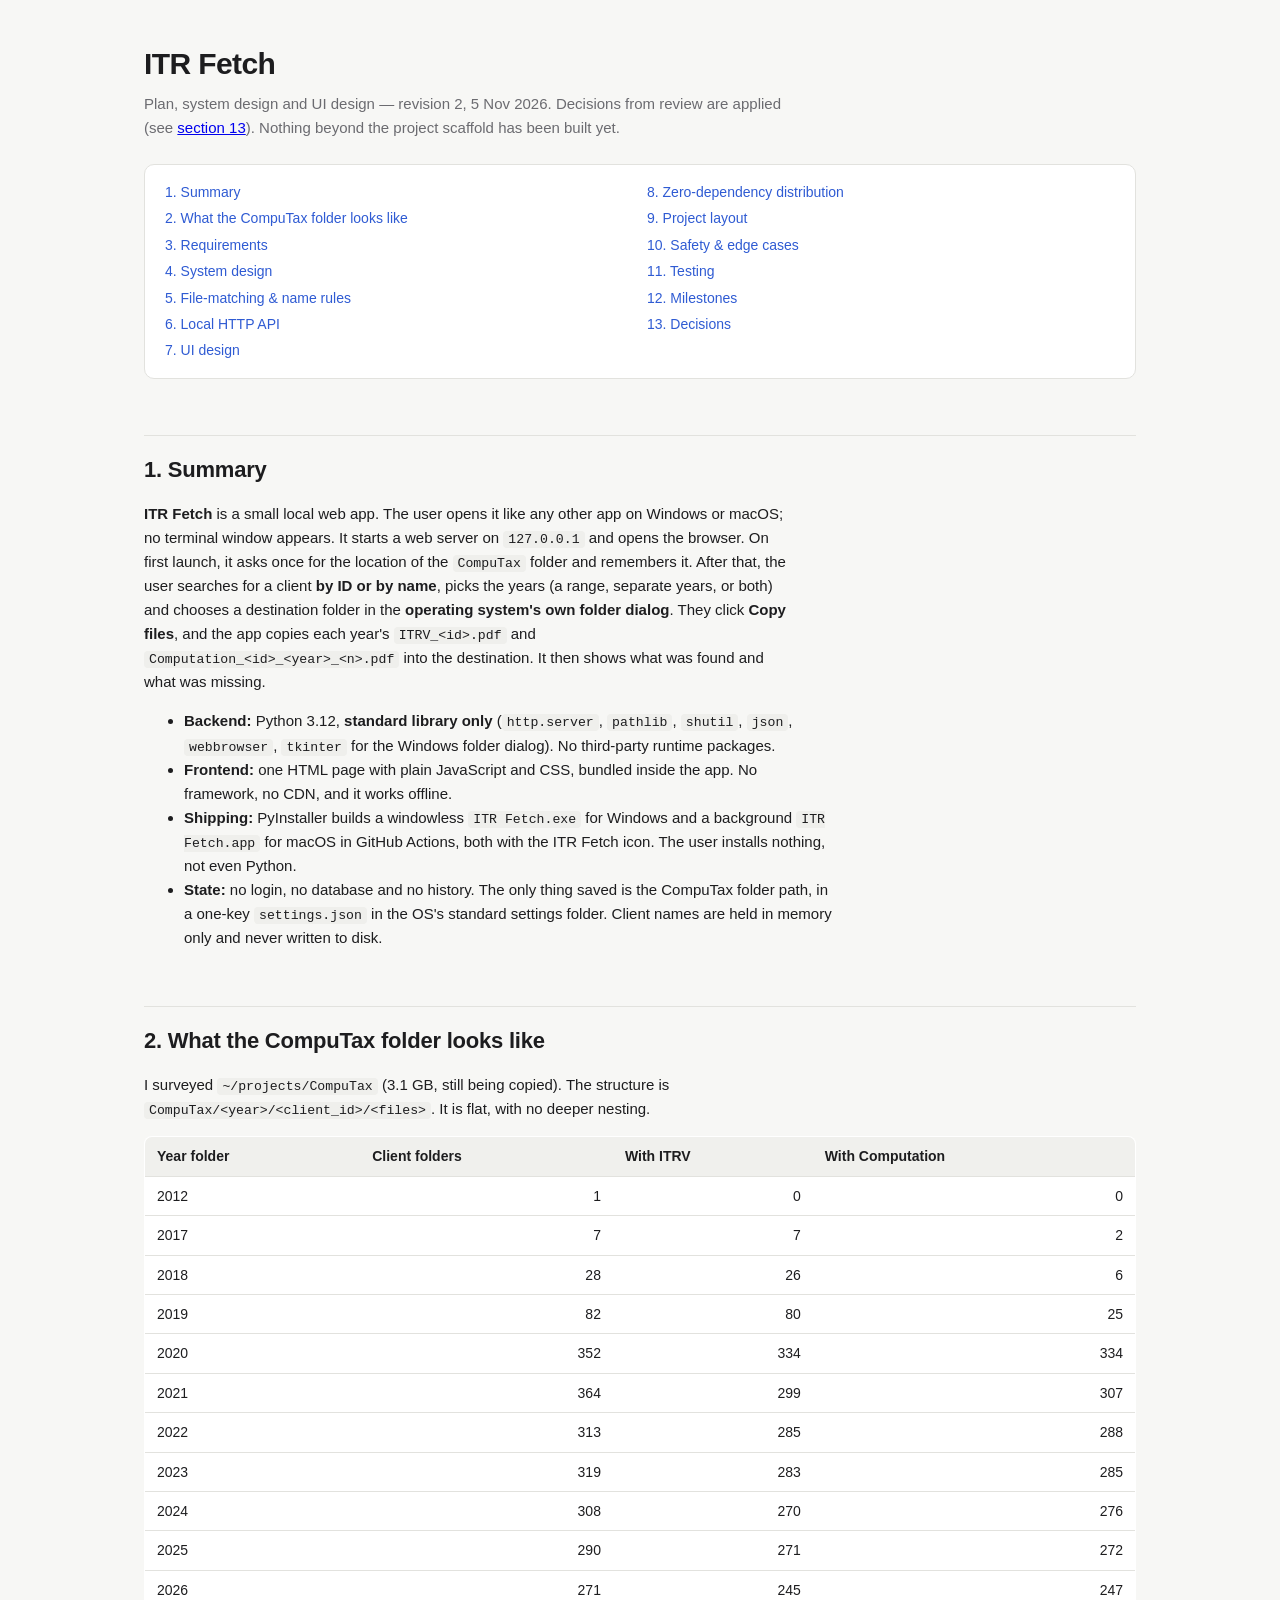
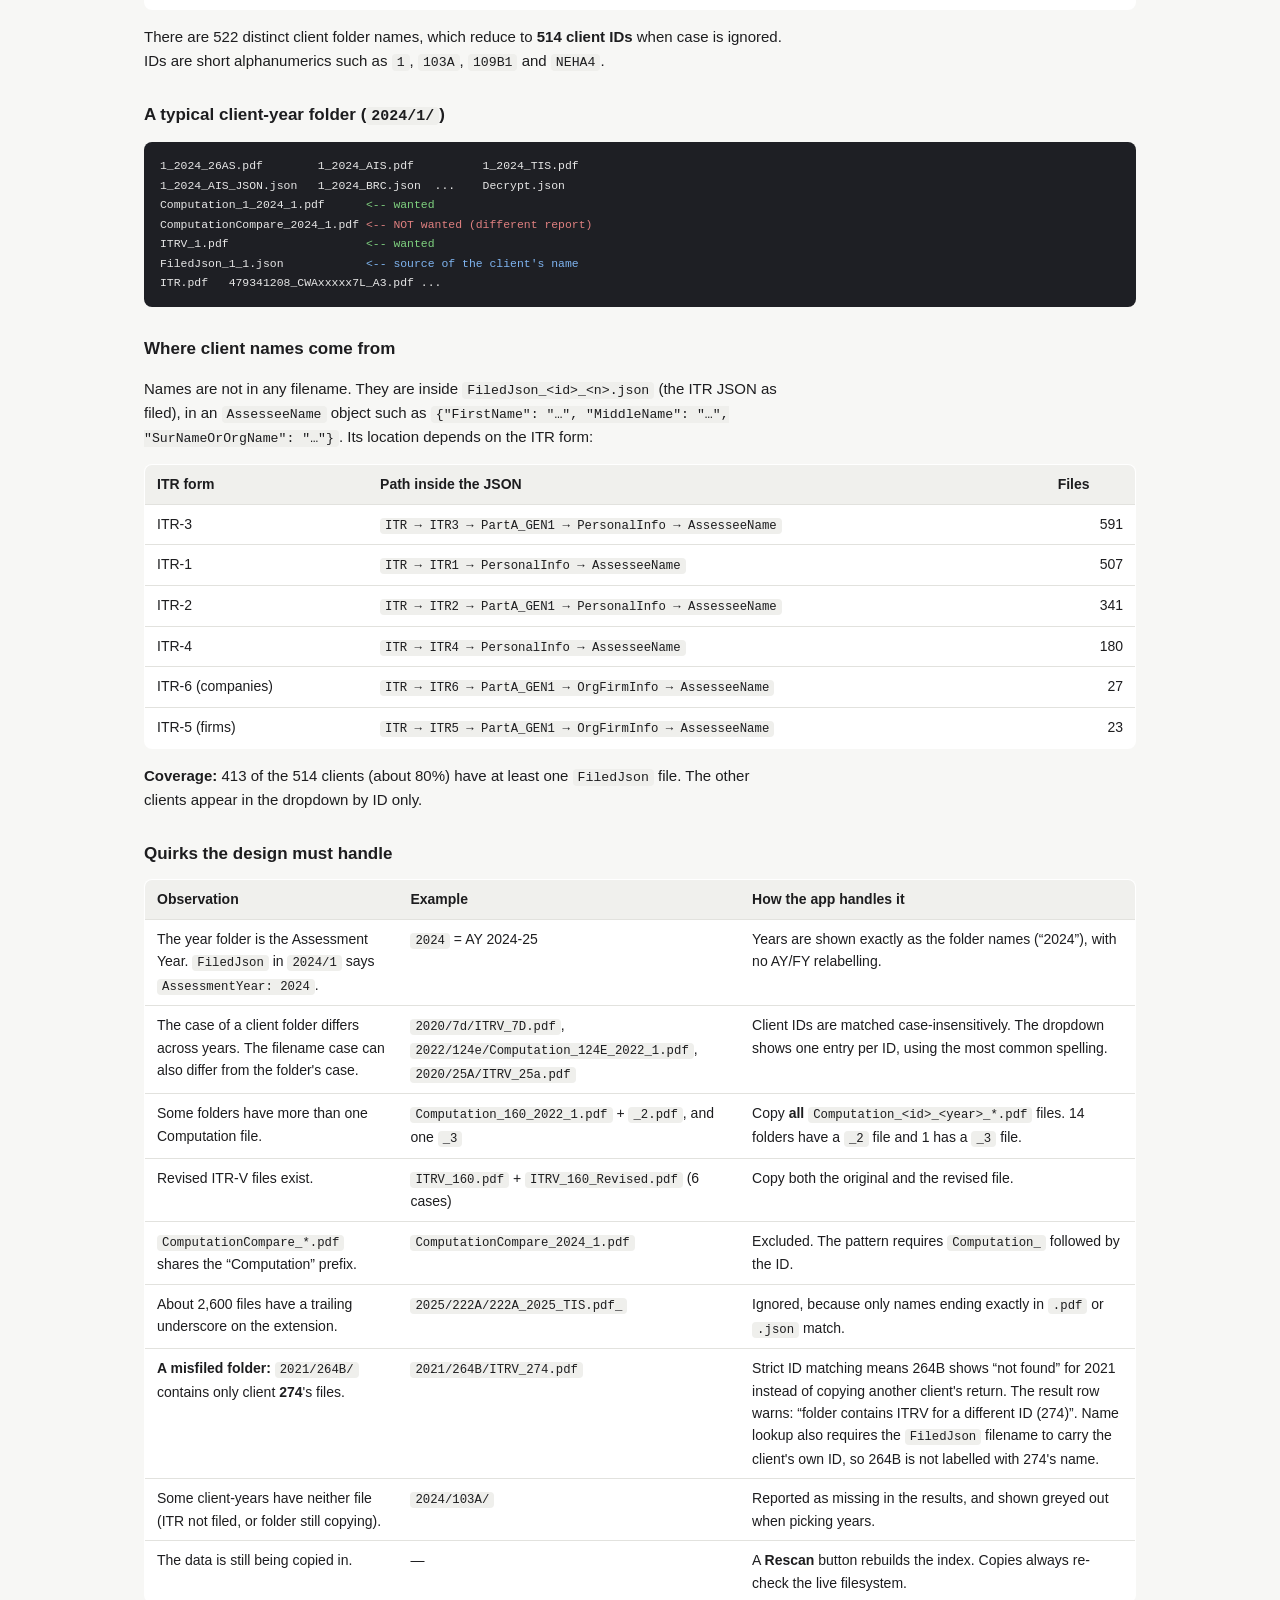
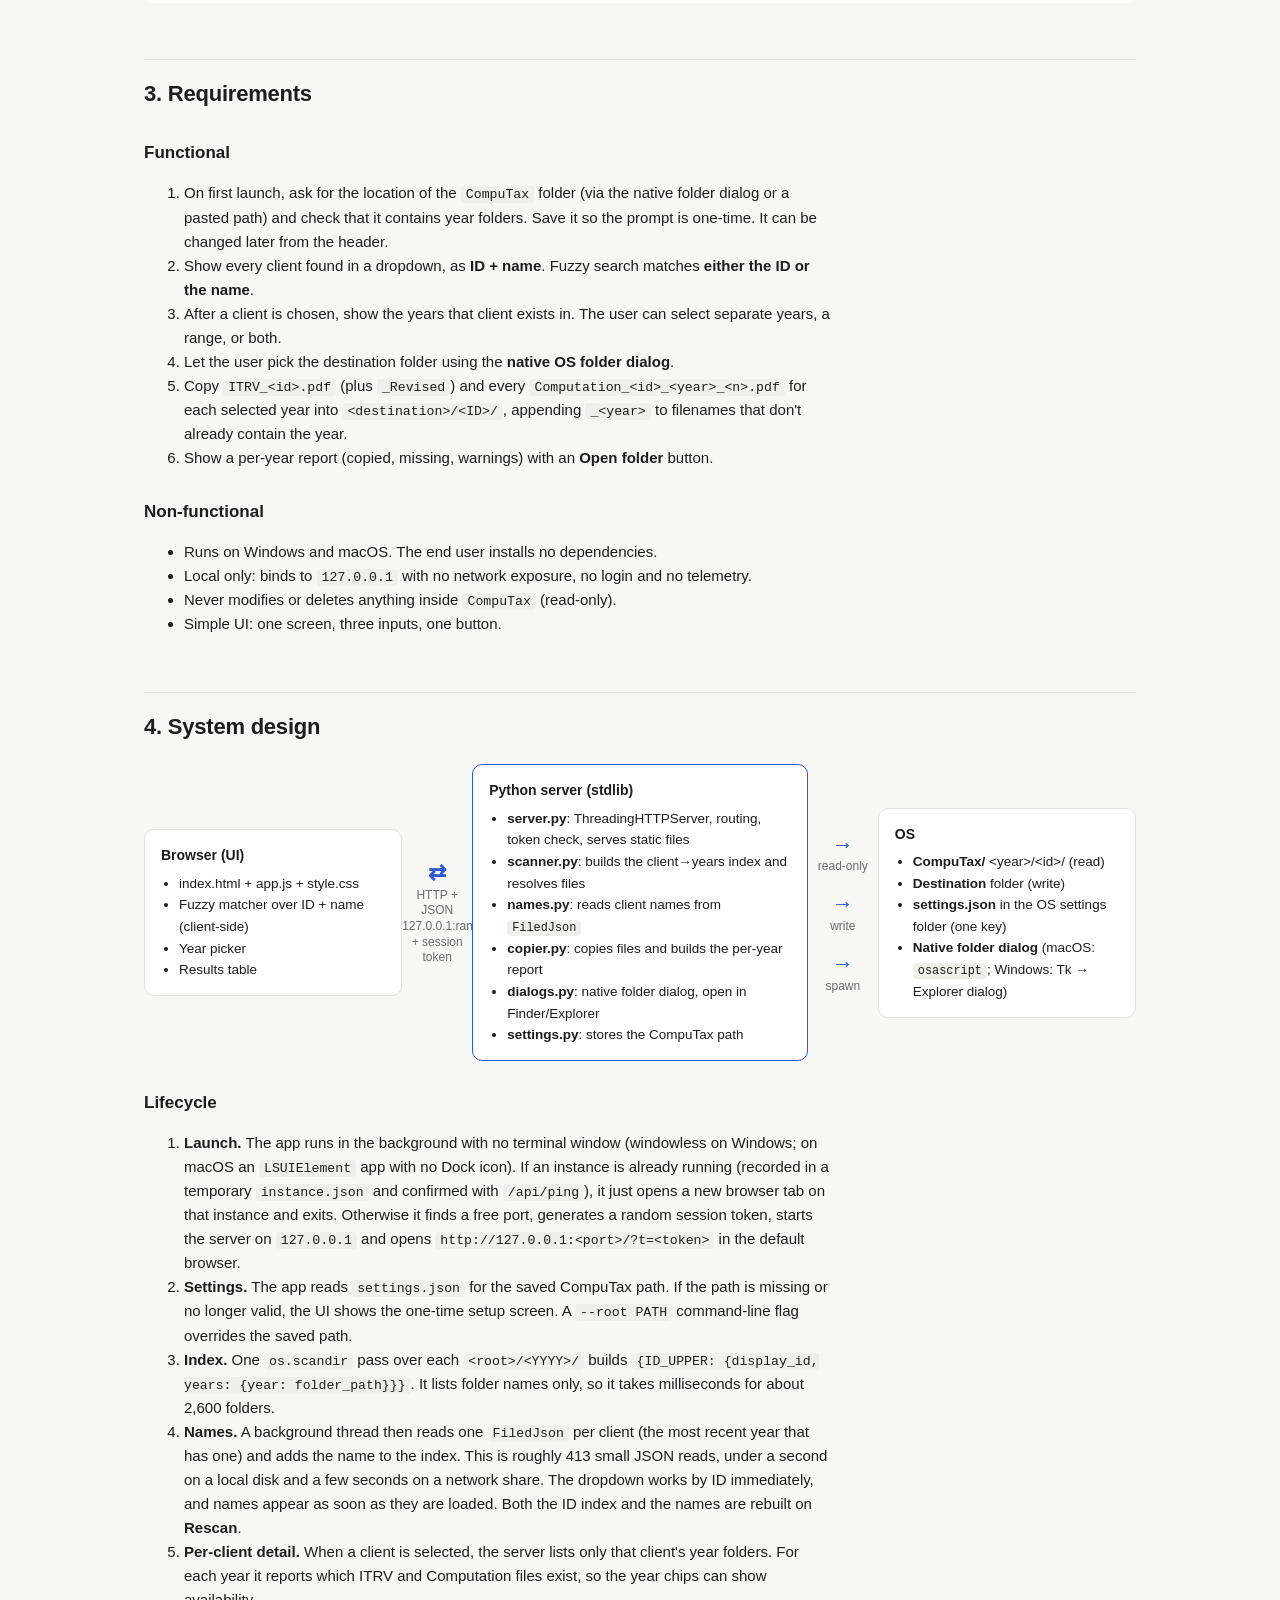
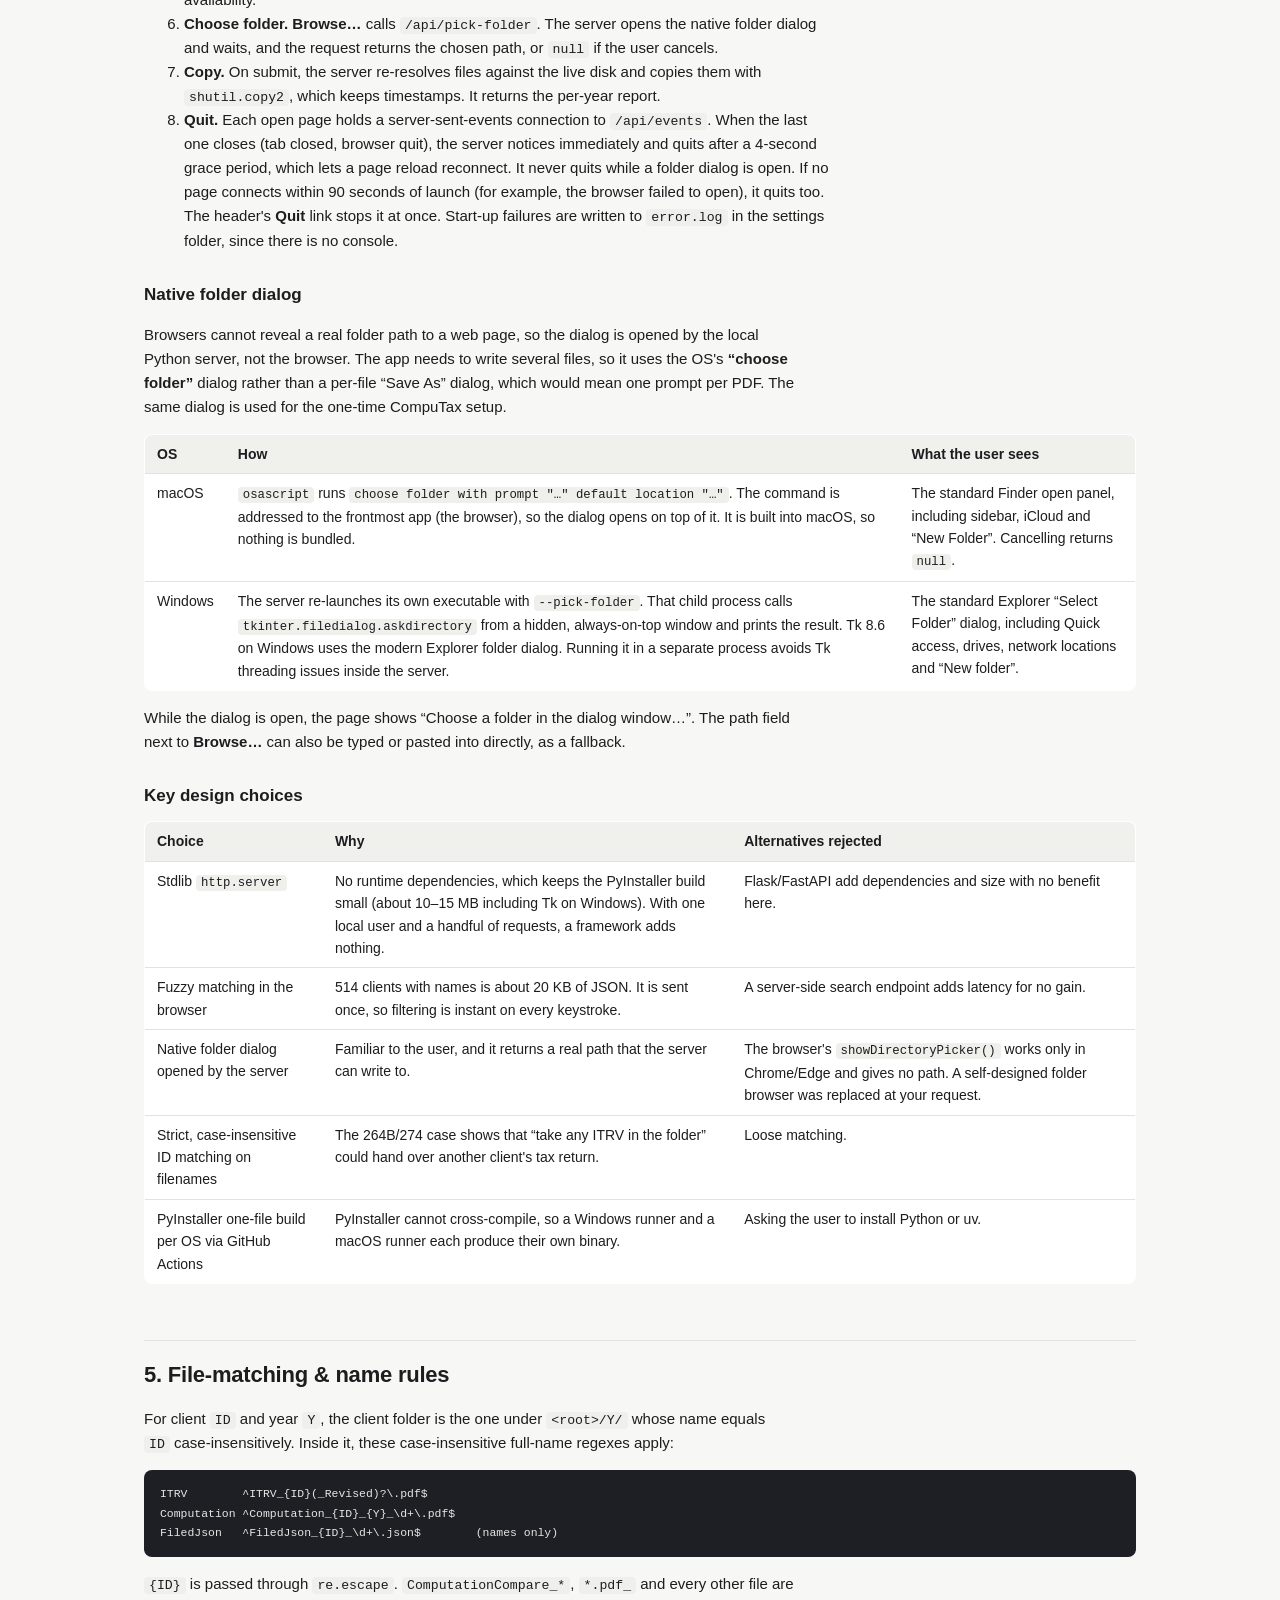
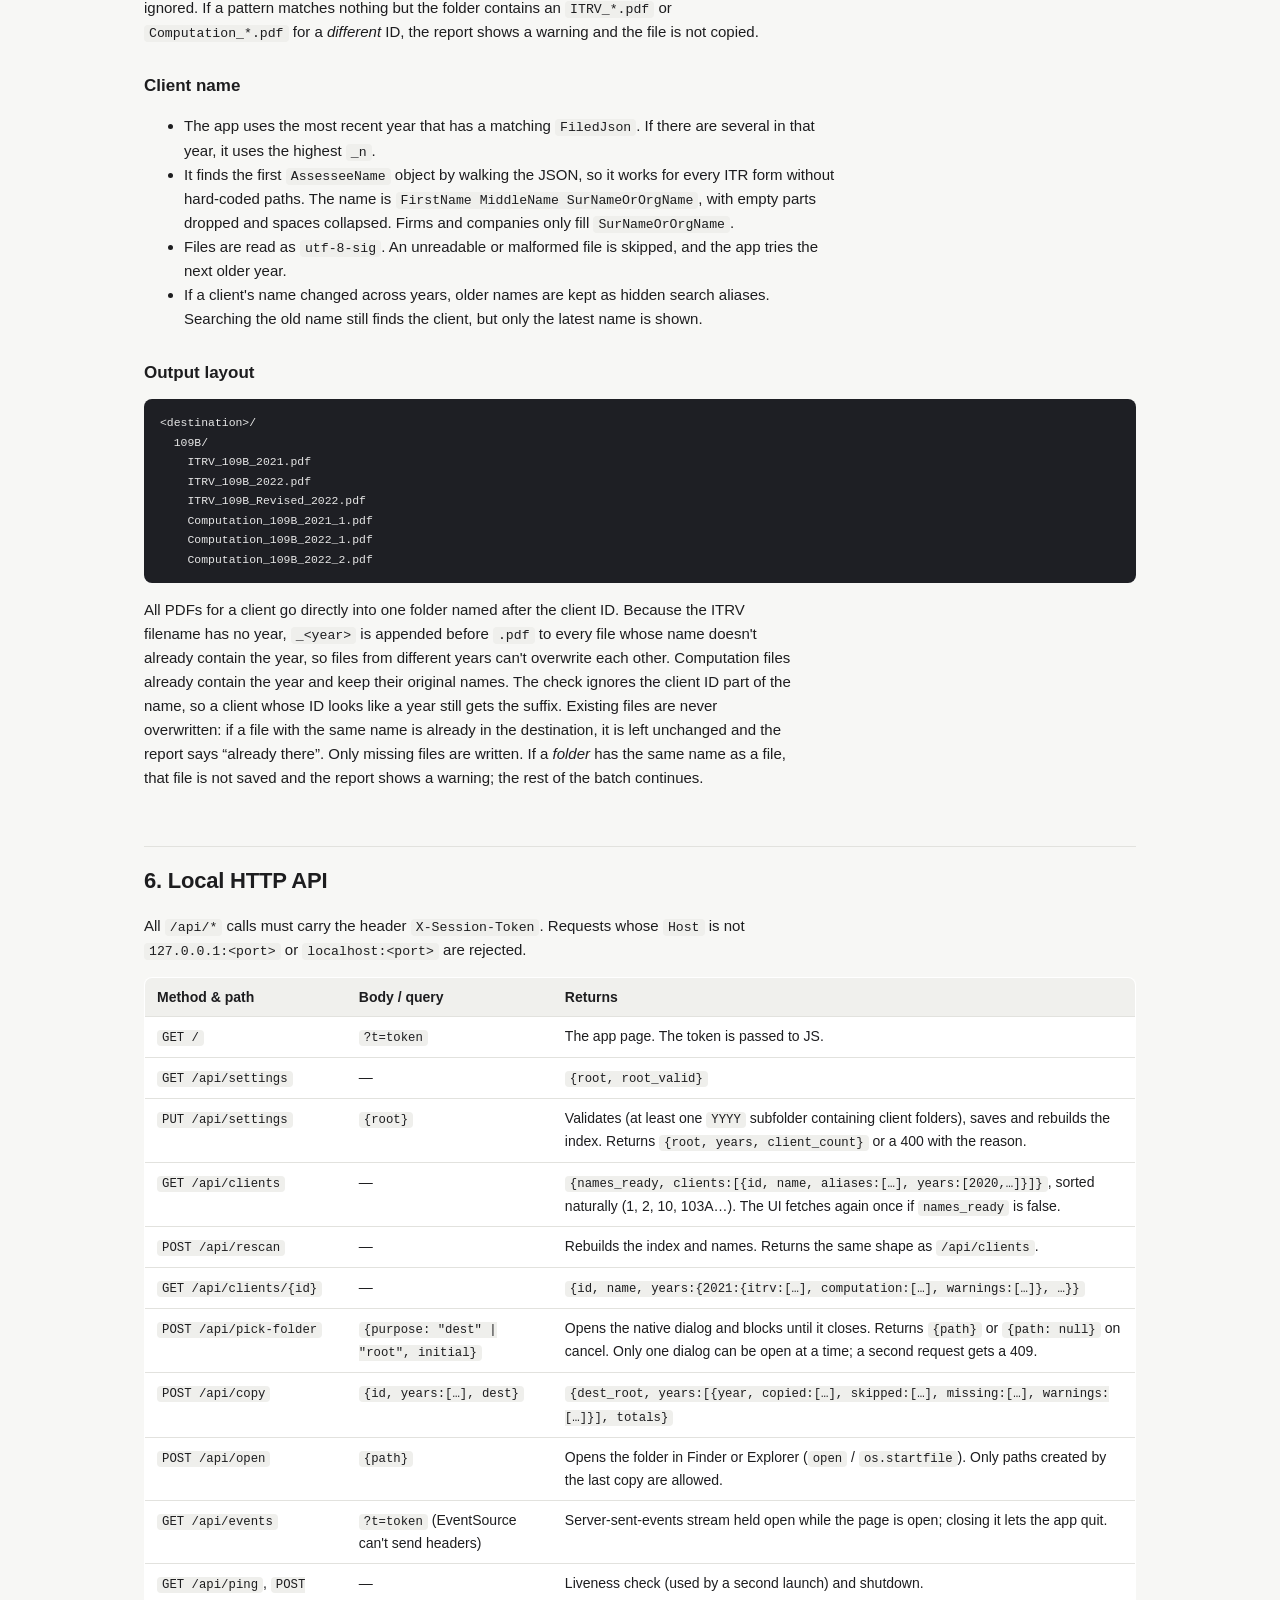
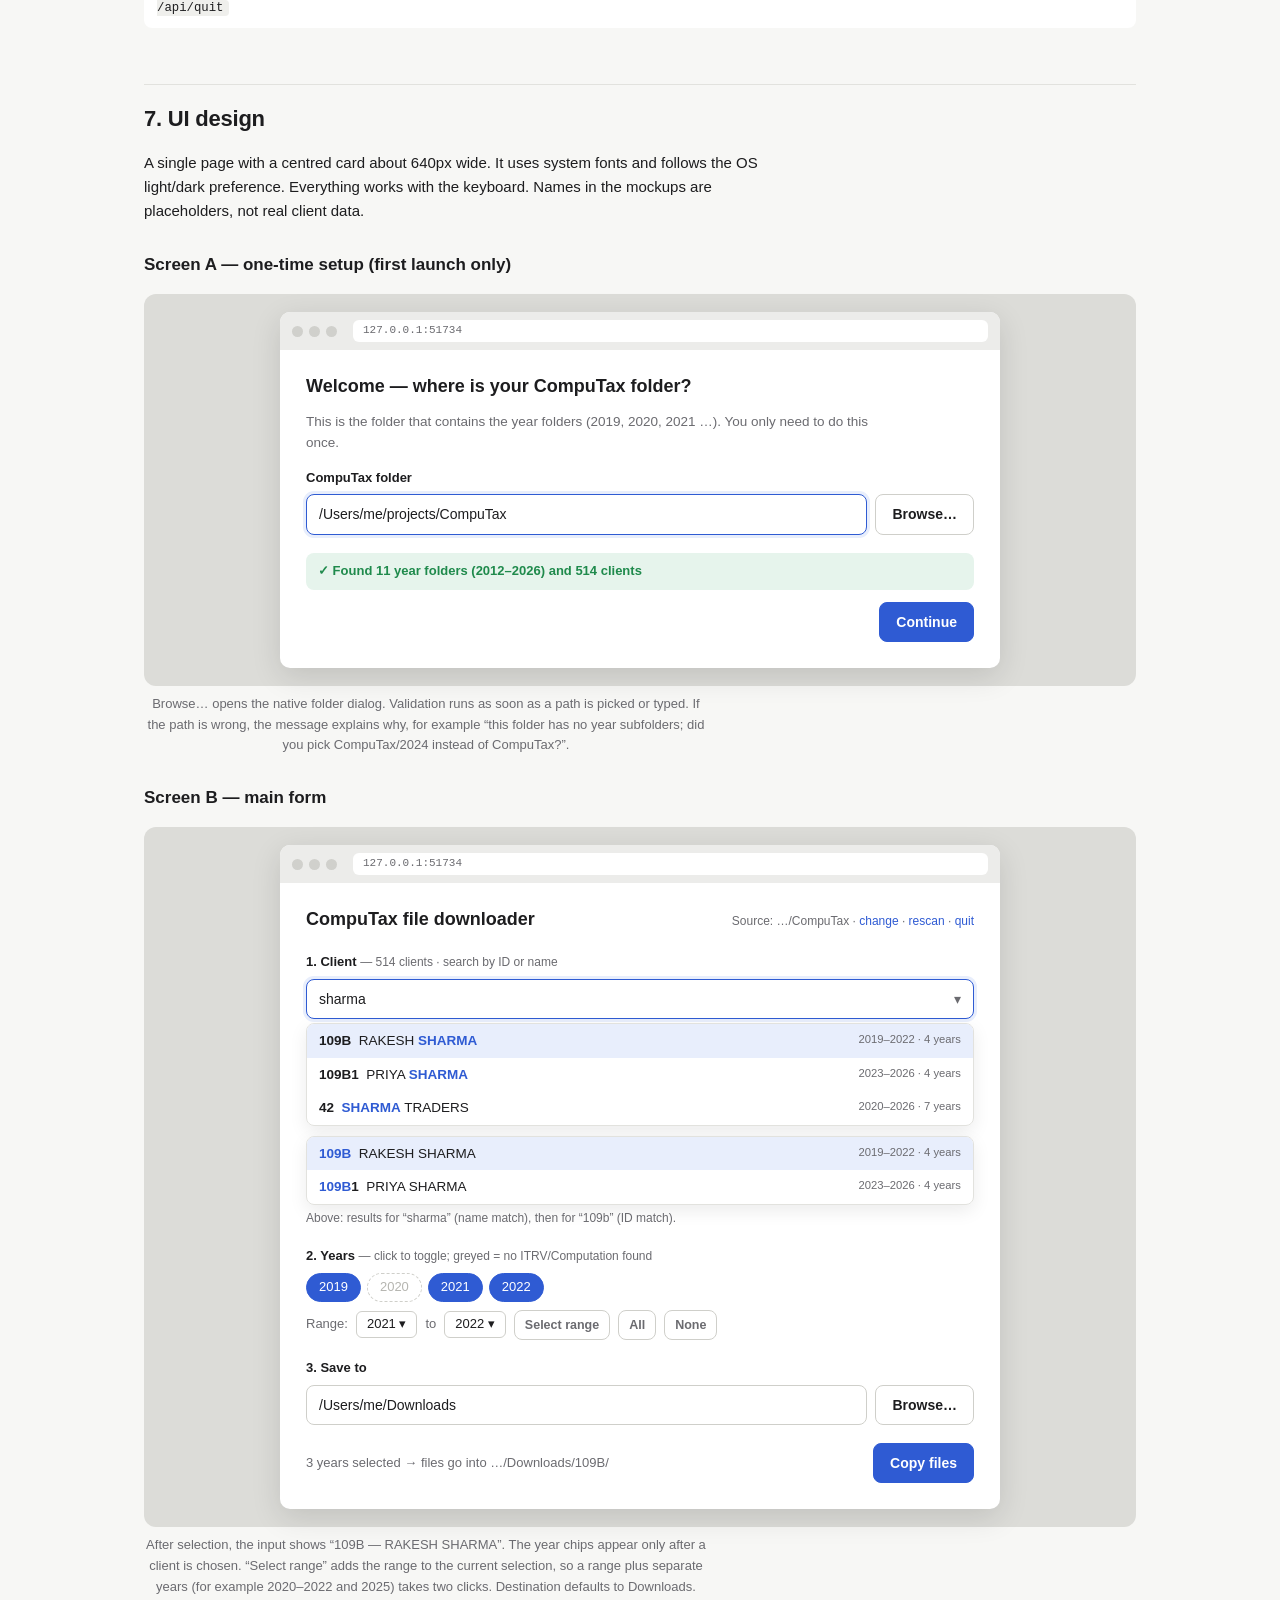
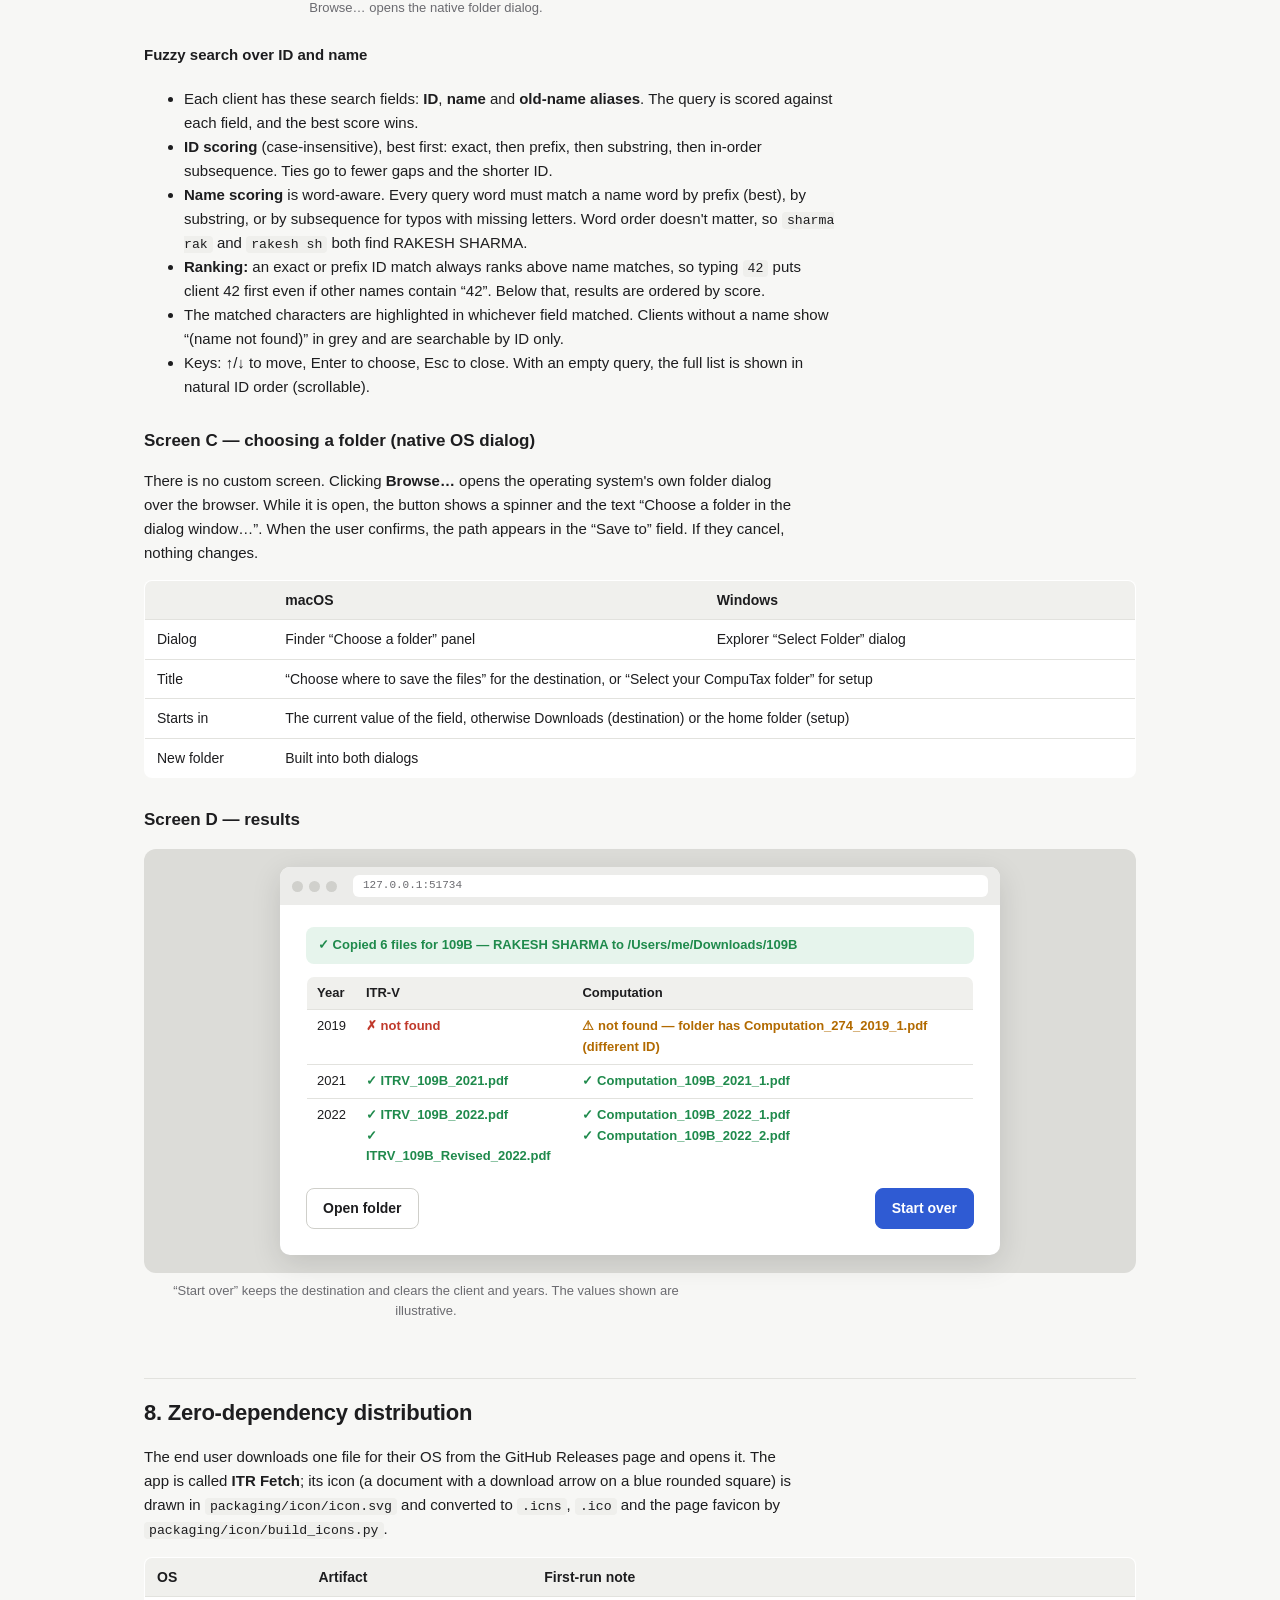
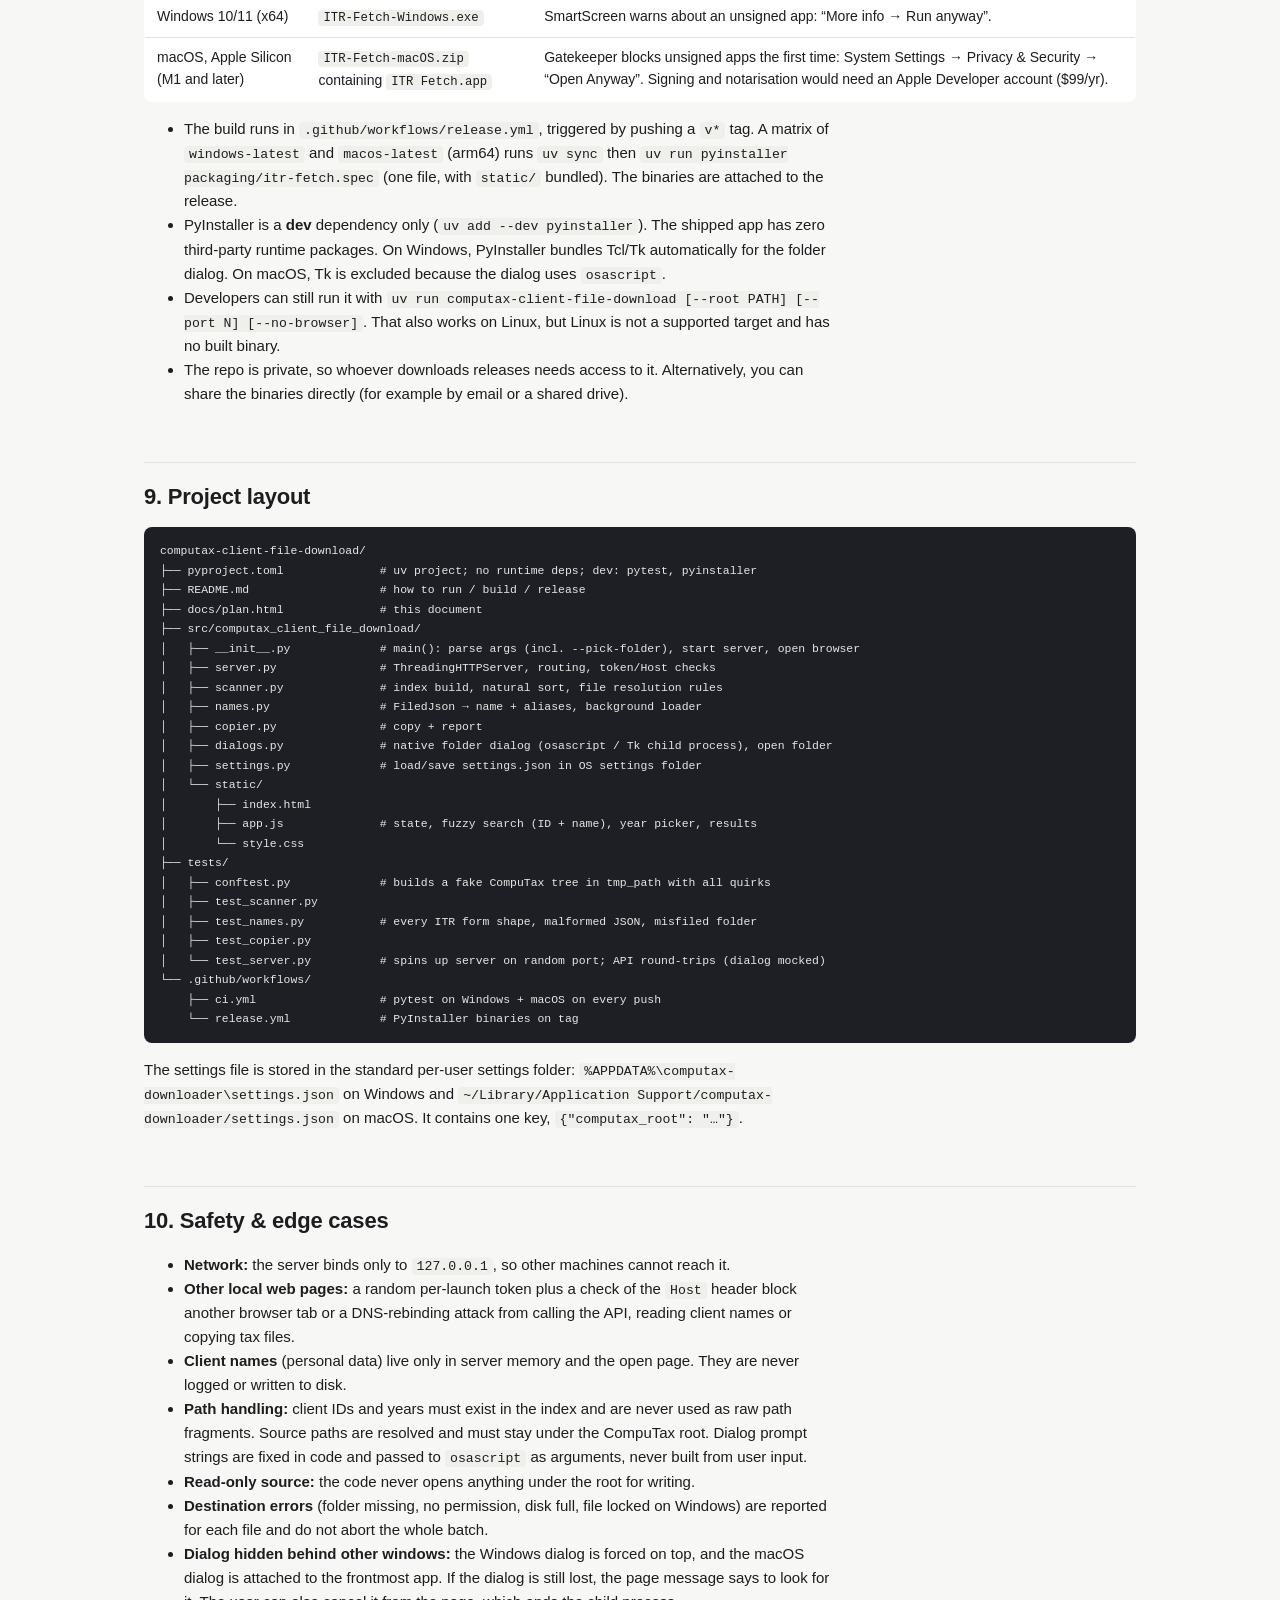
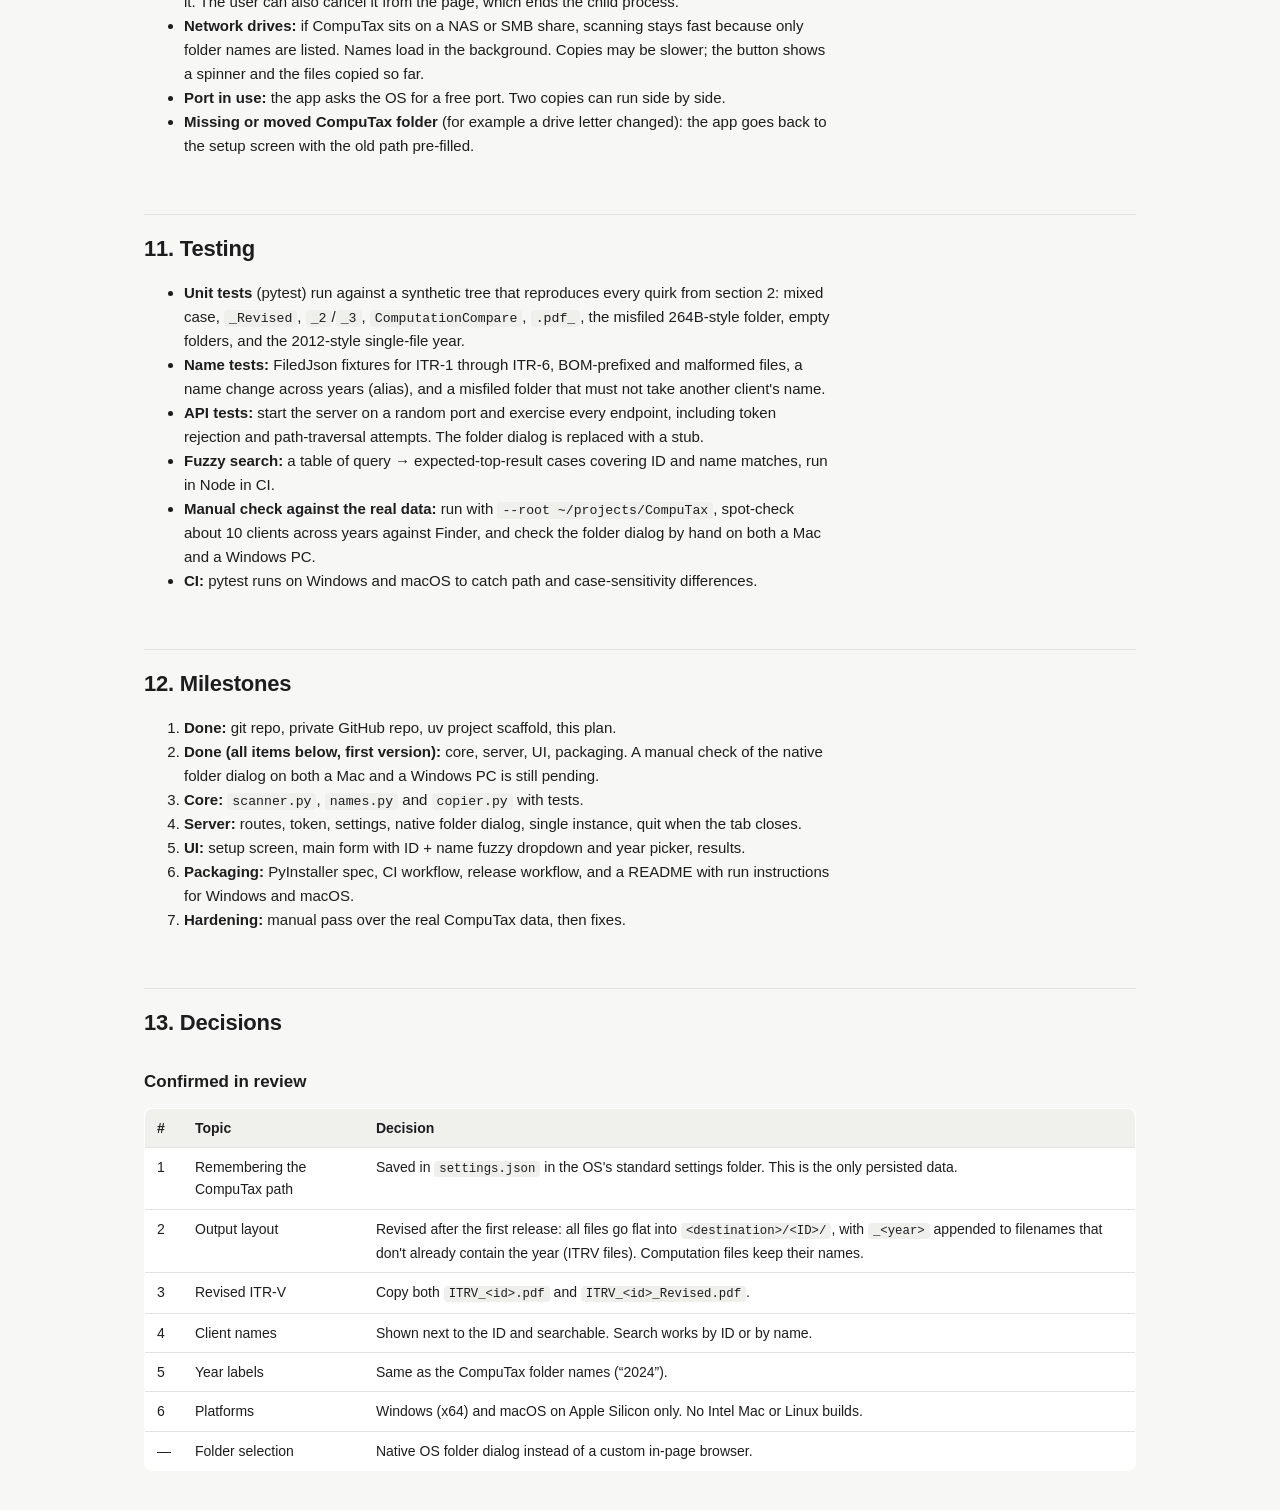
<file: docs/plan.html>
<!DOCTYPE html>
<html lang="en">
<head>
<meta charset="utf-8">
<meta name="viewport" content="width=device-width, initial-scale=1">
<title>ITR Fetch — Plan</title>
<style>
  :root {
    --bg: #f7f7f5; --panel: #ffffff; --ink: #1d1d1f; --muted: #6b6b70; --line: #e2e2de;
    --accent: #2f5bd3; --accent-soft: #e8eefc; --ok: #1f8a4c; --ok-soft: #e6f4ec;
    --warn: #b26a00; --warn-soft: #fdf3e2; --bad: #c0392b; --bad-soft: #fbeae8;
    --mono: ui-monospace, SFMono-Regular, Menlo, Consolas, monospace;
  }
  * { box-sizing: border-box; }
  body { margin: 0; background: var(--bg); color: var(--ink); font: 15px/1.6 -apple-system, BlinkMacSystemFont, "Segoe UI", Roboto, sans-serif; }
  main { max-width: 1040px; margin: 0 auto; padding: 40px 24px 80px; }
  h1 { font-size: 30px; margin: 0 0 4px; letter-spacing: -0.02em; }
  h2 { font-size: 22px; margin: 56px 0 12px; padding-top: 16px; border-top: 1px solid var(--line); letter-spacing: -0.01em; }
  h3 { font-size: 17px; margin: 28px 0 8px; }
  p, li { max-width: 78ch; }
  code { font-family: var(--mono); font-size: 0.88em; background: #efefec; padding: 1px 5px; border-radius: 4px; }
  pre { font-family: var(--mono); font-size: 13px; background: #1e1f24; color: #e6e6e6; padding: 14px 16px; border-radius: 8px; overflow-x: auto; line-height: 1.5; }
  pre code { background: none; padding: 0; }
  .sub { color: var(--muted); margin: 0 0 24px; }
  nav.toc { background: var(--panel); border: 1px solid var(--line); border-radius: 10px; padding: 14px 20px; columns: 2; font-size: 14px; }
  nav.toc a { color: var(--accent); text-decoration: none; display: block; padding: 2px 0; }
  table { border-collapse: collapse; width: 100%; background: var(--panel); border: 1px solid var(--line); border-radius: 8px; overflow: hidden; font-size: 14px; margin: 12px 0; }
  th, td { text-align: left; padding: 8px 12px; border-bottom: 1px solid var(--line); vertical-align: top; }
  th { background: #f0f0ed; font-weight: 600; }
  td.num { text-align: right; font-variant-numeric: tabular-nums; }
  .callout { border-left: 4px solid var(--accent); background: var(--accent-soft); padding: 10px 16px; border-radius: 0 8px 8px 0; margin: 16px 0; }
  .callout.warn { border-color: var(--warn); background: var(--warn-soft); }
  .tag { display: inline-block; font-size: 12px; padding: 1px 8px; border-radius: 99px; background: #ececea; color: var(--muted); font-weight: 600; }
  .tag.rec { background: var(--ok-soft); color: var(--ok); }

  /* Architecture diagram */
  .arch { display: grid; grid-template-columns: 1fr 70px 1.3fr 70px 1fr; align-items: center; gap: 0; margin: 20px 0; }
  .box { background: var(--panel); border: 1.5px solid var(--line); border-radius: 10px; padding: 14px 16px; font-size: 13.5px; }
  .box h4 { margin: 0 0 6px; font-size: 14px; }
  .box ul { margin: 0; padding-left: 18px; }
  .box.core { border-color: var(--accent); }
  .arrow { text-align: center; color: var(--muted); font-size: 12px; line-height: 1.3; }
  .arrow b { display: block; font-size: 22px; color: var(--accent); }

  /* UI mockups */
  .mock-wrap { background: #dcdcd8; border-radius: 12px; padding: 18px; margin: 16px 0 8px; }
  .win { background: var(--panel); border-radius: 10px; box-shadow: 0 8px 30px rgba(0,0,0,.12); overflow: hidden; max-width: 720px; margin: 0 auto; }
  .win-bar { background: #ececea; padding: 8px 12px; display: flex; gap: 6px; align-items: center; font-size: 12px; color: var(--muted); }
  .win-bar i { width: 11px; height: 11px; border-radius: 50%; background: #d0d0cc; display: inline-block; }
  .win-bar span { margin-left: 10px; background: #fff; border-radius: 6px; padding: 2px 10px; flex: 1; font-family: var(--mono); font-size: 11px; }
  .app { padding: 22px 26px 26px; }
  .app-head { display: flex; justify-content: space-between; align-items: baseline; margin-bottom: 18px; }
  .app-head h5 { font-size: 18px; margin: 0; }
  .app-head small { color: var(--muted); font-size: 12px; }
  .app-head small a { color: var(--accent); }
  .field { margin-bottom: 18px; }
  .field label { display: block; font-weight: 600; font-size: 13px; margin-bottom: 6px; }
  .field .hint { color: var(--muted); font-size: 12px; font-weight: 400; }
  .input { border: 1.5px solid #cfcfca; border-radius: 8px; padding: 8px 12px; font-size: 14px; background: #fff; display: flex; justify-content: space-between; align-items: center; }
  .input.focus { border-color: var(--accent); box-shadow: 0 0 0 3px var(--accent-soft); }
  .input .ph { color: #a0a0a0; }
  .dropdown { border: 1px solid var(--line); border-radius: 8px; margin-top: 4px; box-shadow: 0 6px 18px rgba(0,0,0,.08); font-size: 13.5px; overflow: hidden; }
  .dropdown div { padding: 6px 12px; display: flex; justify-content: space-between; }
  .dropdown div.sel { background: var(--accent-soft); }
  .dropdown mark { background: none; color: var(--accent); font-weight: 700; }
  .dropdown small { color: var(--muted); }
  .chips { display: flex; flex-wrap: wrap; gap: 6px; }
  .chip { border: 1.5px solid #cfcfca; border-radius: 99px; padding: 3px 12px; font-size: 13px; background: #fff; }
  .chip.on { background: var(--accent); border-color: var(--accent); color: #fff; }
  .chip.off { color: #b5b5b0; border-style: dashed; }
  .row { display: flex; gap: 8px; align-items: center; font-size: 13px; margin-top: 8px; color: var(--muted); }
  .mini { border: 1.5px solid #cfcfca; border-radius: 6px; padding: 2px 10px; background: #fff; color: var(--ink); }
  .btn { display: inline-block; border-radius: 8px; padding: 8px 16px; font-weight: 600; font-size: 14px; border: 1.5px solid #cfcfca; background: #fff; }
  .btn.primary { background: var(--accent); border-color: var(--accent); color: #fff; }
  .btn.sm { padding: 4px 10px; font-size: 12.5px; }
  .actions { display: flex; justify-content: space-between; align-items: center; margin-top: 8px; }
  .summary { font-size: 13px; color: var(--muted); }
  .res { width: 100%; font-size: 13px; border: 1px solid var(--line); border-radius: 8px; }
  .res td, .res th { padding: 6px 10px; }
  .ok { color: var(--ok); font-weight: 600; }
  .miss { color: var(--bad); font-weight: 600; }
  .wn { color: var(--warn); font-weight: 600; }
  .modal-bg { background: rgba(0,0,0,.25); padding: 26px; }
  .modal { background: #fff; border-radius: 10px; max-width: 520px; margin: 0 auto; padding: 18px 20px; box-shadow: 0 10px 40px rgba(0,0,0,.2); font-size: 13.5px; }
  .crumbs { font-family: var(--mono); font-size: 12px; background: #f3f3f0; padding: 6px 10px; border-radius: 6px; margin: 8px 0; }
  .shortcuts { display: flex; gap: 6px; margin-bottom: 8px; }
  .dirlist { border: 1px solid var(--line); border-radius: 8px; max-height: 180px; overflow: hidden; }
  .dirlist div { padding: 5px 12px; border-bottom: 1px solid #f0f0ed; }
  .dirlist div.sel { background: var(--accent-soft); }
  .caption { text-align: center; color: var(--muted); font-size: 13px; margin: 6px 0 24px; }
  .banner-ok { background: var(--ok-soft); color: var(--ok); border-radius: 8px; padding: 8px 12px; font-size: 13px; margin-bottom: 12px; font-weight: 600; }
</style>
</head>
<body>
<main>

<h1>ITR Fetch</h1>
<p class="sub">Plan, system design and UI design — revision 2, 5 Nov 2026. Decisions from review are applied (see <a href="#decisions">section 13</a>). Nothing beyond the project scaffold has been built yet.</p>

<nav class="toc">
  <a href="#summary">1. Summary</a>
  <a href="#data">2. What the CompuTax folder looks like</a>
  <a href="#reqs">3. Requirements</a>
  <a href="#arch">4. System design</a>
  <a href="#rules">5. File-matching &amp; name rules</a>
  <a href="#api">6. Local HTTP API</a>
  <a href="#ui">7. UI design</a>
  <a href="#dist">8. Zero-dependency distribution</a>
  <a href="#layout">9. Project layout</a>
  <a href="#security">10. Safety &amp; edge cases</a>
  <a href="#testing">11. Testing</a>
  <a href="#milestones">12. Milestones</a>
  <a href="#decisions">13. Decisions</a>
</nav>

<!-- ================================================================== -->
<h2 id="summary">1. Summary</h2>
<p><b>ITR Fetch</b> is a small local web app. The user opens it like any other app on Windows or macOS; no terminal window appears. It starts a web server on <code>127.0.0.1</code> and opens the browser. On first launch, it asks once for the location of the <code>CompuTax</code> folder and remembers it. After that, the user searches for a client <b>by ID or by name</b>, picks the years (a range, separate years, or both) and chooses a destination folder in the <b>operating system's own folder dialog</b>. They click <b>Copy files</b>, and the app copies each year's <code>ITRV_&lt;id&gt;.pdf</code> and <code>Computation_&lt;id&gt;_&lt;year&gt;_&lt;n&gt;.pdf</code> into the destination. It then shows what was found and what was missing.</p>
<ul>
  <li><b>Backend:</b> Python 3.12, <b>standard library only</b> (<code>http.server</code>, <code>pathlib</code>, <code>shutil</code>, <code>json</code>, <code>webbrowser</code>, <code>tkinter</code> for the Windows folder dialog). No third-party runtime packages.</li>
  <li><b>Frontend:</b> one HTML page with plain JavaScript and CSS, bundled inside the app. No framework, no CDN, and it works offline.</li>
  <li><b>Shipping:</b> PyInstaller builds a windowless <code>ITR Fetch.exe</code> for Windows and a background <code>ITR Fetch.app</code> for macOS in GitHub Actions, both with the ITR Fetch icon. The user installs nothing, not even Python.</li>
  <li><b>State:</b> no login, no database and no history. The only thing saved is the CompuTax folder path, in a one-key <code>settings.json</code> in the OS's standard settings folder. Client names are held in memory only and never written to disk.</li>
</ul>

<!-- ================================================================== -->
<h2 id="data">2. What the CompuTax folder looks like</h2>
<p>I surveyed <code>~/projects/CompuTax</code> (3.1 GB, still being copied). The structure is <code>CompuTax/&lt;year&gt;/&lt;client_id&gt;/&lt;files&gt;</code>. It is flat, with no deeper nesting.</p>

<table>
  <tr><th>Year folder</th><th class="num">Client folders</th><th class="num">With ITRV</th><th class="num">With Computation</th></tr>
  <tr><td>2012</td><td class="num">1</td><td class="num">0</td><td class="num">0</td></tr>
  <tr><td>2017</td><td class="num">7</td><td class="num">7</td><td class="num">2</td></tr>
  <tr><td>2018</td><td class="num">28</td><td class="num">26</td><td class="num">6</td></tr>
  <tr><td>2019</td><td class="num">82</td><td class="num">80</td><td class="num">25</td></tr>
  <tr><td>2020</td><td class="num">352</td><td class="num">334</td><td class="num">334</td></tr>
  <tr><td>2021</td><td class="num">364</td><td class="num">299</td><td class="num">307</td></tr>
  <tr><td>2022</td><td class="num">313</td><td class="num">285</td><td class="num">288</td></tr>
  <tr><td>2023</td><td class="num">319</td><td class="num">283</td><td class="num">285</td></tr>
  <tr><td>2024</td><td class="num">308</td><td class="num">270</td><td class="num">276</td></tr>
  <tr><td>2025</td><td class="num">290</td><td class="num">271</td><td class="num">272</td></tr>
  <tr><td>2026</td><td class="num">271</td><td class="num">245</td><td class="num">247</td></tr>
</table>
<p>There are 522 distinct client folder names, which reduce to <b>514 client IDs</b> when case is ignored. IDs are short alphanumerics such as <code>1</code>, <code>103A</code>, <code>109B1</code> and <code>NEHA4</code>.</p>

<h3>A typical client-year folder (<code>2024/1/</code>)</h3>
<pre><code>1_2024_26AS.pdf        1_2024_AIS.pdf          1_2024_TIS.pdf
1_2024_AIS_JSON.json   1_2024_BRC.json  ...    Decrypt.json
Computation_1_2024_1.pdf      <span style="color:#7fd17f">&lt;-- wanted</span>
ComputationCompare_2024_1.pdf <span style="color:#e08080">&lt;-- NOT wanted (different report)</span>
ITRV_1.pdf                    <span style="color:#7fd17f">&lt;-- wanted</span>
FiledJson_1_1.json            <span style="color:#7fb4f0">&lt;-- source of the client's name</span>
ITR.pdf   479341208_CWAxxxxx7L_A3.pdf ...</code></pre>

<h3>Where client names come from</h3>
<p>Names are not in any filename. They are inside <code>FiledJson_&lt;id&gt;_&lt;n&gt;.json</code> (the ITR JSON as filed), in an <code>AssesseeName</code> object such as <code>{"FirstName": "…", "MiddleName": "…", "SurNameOrOrgName": "…"}</code>. Its location depends on the ITR form:</p>
<table>
  <tr><th>ITR form</th><th>Path inside the JSON</th><th class="num">Files</th></tr>
  <tr><td>ITR-3</td><td><code>ITR → ITR3 → PartA_GEN1 → PersonalInfo → AssesseeName</code></td><td class="num">591</td></tr>
  <tr><td>ITR-1</td><td><code>ITR → ITR1 → PersonalInfo → AssesseeName</code></td><td class="num">507</td></tr>
  <tr><td>ITR-2</td><td><code>ITR → ITR2 → PartA_GEN1 → PersonalInfo → AssesseeName</code></td><td class="num">341</td></tr>
  <tr><td>ITR-4</td><td><code>ITR → ITR4 → PersonalInfo → AssesseeName</code></td><td class="num">180</td></tr>
  <tr><td>ITR-6 (companies)</td><td><code>ITR → ITR6 → PartA_GEN1 → OrgFirmInfo → AssesseeName</code></td><td class="num">27</td></tr>
  <tr><td>ITR-5 (firms)</td><td><code>ITR → ITR5 → PartA_GEN1 → OrgFirmInfo → AssesseeName</code></td><td class="num">23</td></tr>
</table>
<p><b>Coverage:</b> 413 of the 514 clients (about 80%) have at least one <code>FiledJson</code> file. The other clients appear in the dropdown by ID only.</p>

<h3>Quirks the design must handle</h3>
<table>
  <tr><th>Observation</th><th>Example</th><th>How the app handles it</th></tr>
  <tr><td>The year folder is the Assessment Year. <code>FiledJson</code> in <code>2024/1</code> says <code>AssessmentYear: 2024</code>.</td><td><code>2024</code> = AY 2024-25</td><td>Years are shown exactly as the folder names (“2024”), with no AY/FY relabelling.</td></tr>
  <tr><td>The case of a client folder differs across years. The filename case can also differ from the folder's case.</td><td><code>2020/7d/ITRV_7D.pdf</code>, <code>2022/124e/Computation_124E_2022_1.pdf</code>, <code>2020/25A/ITRV_25a.pdf</code></td><td>Client IDs are matched case-insensitively. The dropdown shows one entry per ID, using the most common spelling.</td></tr>
  <tr><td>Some folders have more than one Computation file.</td><td><code>Computation_160_2022_1.pdf</code> + <code>_2.pdf</code>, and one <code>_3</code></td><td>Copy <b>all</b> <code>Computation_&lt;id&gt;_&lt;year&gt;_*.pdf</code> files. 14 folders have a <code>_2</code> file and 1 has a <code>_3</code> file.</td></tr>
  <tr><td>Revised ITR-V files exist.</td><td><code>ITRV_160.pdf</code> + <code>ITRV_160_Revised.pdf</code> (6 cases)</td><td>Copy both the original and the revised file.</td></tr>
  <tr><td><code>ComputationCompare_*.pdf</code> shares the “Computation” prefix.</td><td><code>ComputationCompare_2024_1.pdf</code></td><td>Excluded. The pattern requires <code>Computation_</code> followed by the ID.</td></tr>
  <tr><td>About 2,600 files have a trailing underscore on the extension.</td><td><code>2025/222A/222A_2025_TIS.pdf_</code></td><td>Ignored, because only names ending exactly in <code>.pdf</code> or <code>.json</code> match.</td></tr>
  <tr><td><b>A misfiled folder:</b> <code>2021/264B/</code> contains only client <b>274</b>'s files.</td><td><code>2021/264B/ITRV_274.pdf</code></td><td>Strict ID matching means 264B shows “not found” for 2021 instead of copying another client's return. The result row warns: “folder contains ITRV for a different ID (274)”. Name lookup also requires the <code>FiledJson</code> filename to carry the client's own ID, so 264B is not labelled with 274's name.</td></tr>
  <tr><td>Some client-years have neither file (ITR not filed, or folder still copying).</td><td><code>2024/103A/</code></td><td>Reported as missing in the results, and shown greyed out when picking years.</td></tr>
  <tr><td>The data is still being copied in.</td><td>—</td><td>A <b>Rescan</b> button rebuilds the index. Copies always re-check the live filesystem.</td></tr>
</table>

<!-- ================================================================== -->
<h2 id="reqs">3. Requirements</h2>
<h3>Functional</h3>
<ol>
  <li>On first launch, ask for the location of the <code>CompuTax</code> folder (via the native folder dialog or a pasted path) and check that it contains year folders. Save it so the prompt is one-time. It can be changed later from the header.</li>
  <li>Show every client found in a dropdown, as <b>ID + name</b>. Fuzzy search matches <b>either the ID or the name</b>.</li>
  <li>After a client is chosen, show the years that client exists in. The user can select separate years, a range, or both.</li>
  <li>Let the user pick the destination folder using the <b>native OS folder dialog</b>.</li>
  <li>Copy <code>ITRV_&lt;id&gt;.pdf</code> (plus <code>_Revised</code>) and every <code>Computation_&lt;id&gt;_&lt;year&gt;_&lt;n&gt;.pdf</code> for each selected year into <code>&lt;destination&gt;/&lt;ID&gt;/</code>, appending <code>_&lt;year&gt;</code> to filenames that don't already contain the year.</li>
  <li>Show a per-year report (copied, missing, warnings) with an <b>Open folder</b> button.</li>
</ol>
<h3>Non-functional</h3>
<ul>
  <li>Runs on Windows and macOS. The end user installs no dependencies.</li>
  <li>Local only: binds to <code>127.0.0.1</code> with no network exposure, no login and no telemetry.</li>
  <li>Never modifies or deletes anything inside <code>CompuTax</code> (read-only).</li>
  <li>Simple UI: one screen, three inputs, one button.</li>
</ul>

<!-- ================================================================== -->
<h2 id="arch">4. System design</h2>

<div class="arch">
  <div class="box">
    <h4>Browser (UI)</h4>
    <ul>
      <li>index.html + app.js + style.css</li>
      <li>Fuzzy matcher over ID + name (client-side)</li>
      <li>Year picker</li>
      <li>Results table</li>
    </ul>
  </div>
  <div class="arrow"><b>⇄</b>HTTP + JSON<br>127.0.0.1:random<br>+ session token</div>
  <div class="box core">
    <h4>Python server (stdlib)</h4>
    <ul>
      <li><b>server.py</b>: ThreadingHTTPServer, routing, token check, serves static files</li>
      <li><b>scanner.py</b>: builds the client→years index and resolves files</li>
      <li><b>names.py</b>: reads client names from <code>FiledJson</code></li>
      <li><b>copier.py</b>: copies files and builds the per-year report</li>
      <li><b>dialogs.py</b>: native folder dialog, open in Finder/Explorer</li>
      <li><b>settings.py</b>: stores the CompuTax path</li>
    </ul>
  </div>
  <div class="arrow"><b>→</b>read-only<br><br><b>→</b>write<br><br><b>→</b>spawn</div>
  <div class="box">
    <h4>OS</h4>
    <ul>
      <li><b>CompuTax/</b> &lt;year&gt;/&lt;id&gt;/ (read)</li>
      <li><b>Destination</b> folder (write)</li>
      <li><b>settings.json</b> in the OS settings folder (one key)</li>
      <li><b>Native folder dialog</b> (macOS: <code>osascript</code>; Windows: Tk → Explorer dialog)</li>
    </ul>
  </div>
</div>

<h3>Lifecycle</h3>
<ol>
  <li><b>Launch.</b> The app runs in the background with no terminal window (windowless on Windows; on macOS an <code>LSUIElement</code> app with no Dock icon). If an instance is already running (recorded in a temporary <code>instance.json</code> and confirmed with <code>/api/ping</code>), it just opens a new browser tab on that instance and exits. Otherwise it finds a free port, generates a random session token, starts the server on <code>127.0.0.1</code> and opens <code>http://127.0.0.1:&lt;port&gt;/?t=&lt;token&gt;</code> in the default browser.</li>
  <li><b>Settings.</b> The app reads <code>settings.json</code> for the saved CompuTax path. If the path is missing or no longer valid, the UI shows the one-time setup screen. A <code>--root PATH</code> command-line flag overrides the saved path.</li>
  <li><b>Index.</b> One <code>os.scandir</code> pass over each <code>&lt;root&gt;/&lt;YYYY&gt;/</code> builds <code>{ID_UPPER: {display_id, years: {year: folder_path}}}</code>. It lists folder names only, so it takes milliseconds for about 2,600 folders.</li>
  <li><b>Names.</b> A background thread then reads one <code>FiledJson</code> per client (the most recent year that has one) and adds the name to the index. This is roughly 413 small JSON reads, under a second on a local disk and a few seconds on a network share. The dropdown works by ID immediately, and names appear as soon as they are loaded. Both the ID index and the names are rebuilt on <b>Rescan</b>.</li>
  <li><b>Per-client detail.</b> When a client is selected, the server lists only that client's year folders. For each year it reports which ITRV and Computation files exist, so the year chips can show availability.</li>
  <li><b>Choose folder.</b> <b>Browse…</b> calls <code>/api/pick-folder</code>. The server opens the native folder dialog and waits, and the request returns the chosen path, or <code>null</code> if the user cancels.</li>
  <li><b>Copy.</b> On submit, the server re-resolves files against the live disk and copies them with <code>shutil.copy2</code>, which keeps timestamps. It returns the per-year report.</li>
  <li><b>Quit.</b> Each open page holds a server-sent-events connection to <code>/api/events</code>. When the last one closes (tab closed, browser quit), the server notices immediately and quits after a 4-second grace period, which lets a page reload reconnect. It never quits while a folder dialog is open. If no page connects within 90 seconds of launch (for example, the browser failed to open), it quits too. The header's <b>Quit</b> link stops it at once. Start-up failures are written to <code>error.log</code> in the settings folder, since there is no console.</li>
</ol>

<h3>Native folder dialog</h3>
<p>Browsers cannot reveal a real folder path to a web page, so the dialog is opened by the local Python server, not the browser. The app needs to write several files, so it uses the OS's <b>“choose folder”</b> dialog rather than a per-file “Save As” dialog, which would mean one prompt per PDF. The same dialog is used for the one-time CompuTax setup.</p>
<table>
  <tr><th>OS</th><th>How</th><th>What the user sees</th></tr>
  <tr><td>macOS</td><td><code>osascript</code> runs <code>choose folder with prompt "…" default location "…"</code>. The command is addressed to the frontmost app (the browser), so the dialog opens on top of it. It is built into macOS, so nothing is bundled.</td><td>The standard Finder open panel, including sidebar, iCloud and “New Folder”. Cancelling returns <code>null</code>.</td></tr>
  <tr><td>Windows</td><td>The server re-launches its own executable with <code>--pick-folder</code>. That child process calls <code>tkinter.filedialog.askdirectory</code> from a hidden, always-on-top window and prints the result. Tk 8.6 on Windows uses the modern Explorer folder dialog. Running it in a separate process avoids Tk threading issues inside the server.</td><td>The standard Explorer “Select Folder” dialog, including Quick access, drives, network locations and “New folder”.</td></tr>
</table>
<p>While the dialog is open, the page shows “Choose a folder in the dialog window…”. The path field next to <b>Browse…</b> can also be typed or pasted into directly, as a fallback.</p>

<h3>Key design choices</h3>
<table>
  <tr><th>Choice</th><th>Why</th><th>Alternatives rejected</th></tr>
  <tr><td>Stdlib <code>http.server</code></td><td>No runtime dependencies, which keeps the PyInstaller build small (about 10–15 MB including Tk on Windows). With one local user and a handful of requests, a framework adds nothing.</td><td>Flask/FastAPI add dependencies and size with no benefit here.</td></tr>
  <tr><td>Fuzzy matching in the browser</td><td>514 clients with names is about 20 KB of JSON. It is sent once, so filtering is instant on every keystroke.</td><td>A server-side search endpoint adds latency for no gain.</td></tr>
  <tr><td>Native folder dialog opened by the server</td><td>Familiar to the user, and it returns a real path that the server can write to.</td><td>The browser's <code>showDirectoryPicker()</code> works only in Chrome/Edge and gives no path. A self-designed folder browser was replaced at your request.</td></tr>
  <tr><td>Strict, case-insensitive ID matching on filenames</td><td>The 264B/274 case shows that “take any ITRV in the folder” could hand over another client's tax return.</td><td>Loose matching.</td></tr>
  <tr><td>PyInstaller one-file build per OS via GitHub Actions</td><td>PyInstaller cannot cross-compile, so a Windows runner and a macOS runner each produce their own binary.</td><td>Asking the user to install Python or uv.</td></tr>
</table>

<!-- ================================================================== -->
<h2 id="rules">5. File-matching &amp; name rules</h2>
<p>For client <code>ID</code> and year <code>Y</code>, the client folder is the one under <code>&lt;root&gt;/Y/</code> whose name equals <code>ID</code> case-insensitively. Inside it, these case-insensitive full-name regexes apply:</p>
<pre><code>ITRV        ^ITRV_{ID}(_Revised)?\.pdf$
Computation ^Computation_{ID}_{Y}_\d+\.pdf$
FiledJson   ^FiledJson_{ID}_\d+\.json$        (names only)</code></pre>
<p><code>{ID}</code> is passed through <code>re.escape</code>. <code>ComputationCompare_*</code>, <code>*.pdf_</code> and every other file are ignored. If a pattern matches nothing but the folder contains an <code>ITRV_*.pdf</code> or <code>Computation_*.pdf</code> for a <i>different</i> ID, the report shows a warning and the file is not copied.</p>

<h3>Client name</h3>
<ul>
  <li>The app uses the most recent year that has a matching <code>FiledJson</code>. If there are several in that year, it uses the highest <code>_n</code>.</li>
  <li>It finds the first <code>AssesseeName</code> object by walking the JSON, so it works for every ITR form without hard-coded paths. The name is <code>FirstName MiddleName SurNameOrOrgName</code>, with empty parts dropped and spaces collapsed. Firms and companies only fill <code>SurNameOrOrgName</code>.</li>
  <li>Files are read as <code>utf-8-sig</code>. An unreadable or malformed file is skipped, and the app tries the next older year.</li>
  <li>If a client's name changed across years, older names are kept as hidden search aliases. Searching the old name still finds the client, but only the latest name is shown.</li>
</ul>

<h3>Output layout</h3>
<pre><code>&lt;destination&gt;/
  109B/
    ITRV_109B_2021.pdf
    ITRV_109B_2022.pdf
    ITRV_109B_Revised_2022.pdf
    Computation_109B_2021_1.pdf
    Computation_109B_2022_1.pdf
    Computation_109B_2022_2.pdf</code></pre>
<p>All PDFs for a client go directly into one folder named after the client ID. Because the ITRV filename has no year, <code>_&lt;year&gt;</code> is appended before <code>.pdf</code> to every file whose name doesn't already contain the year, so files from different years can't overwrite each other. Computation files already contain the year and keep their original names. The check ignores the client ID part of the name, so a client whose ID looks like a year still gets the suffix. Existing files are never overwritten: if a file with the same name is already in the destination, it is left unchanged and the report says “already there”. Only missing files are written. If a <i>folder</i> has the same name as a file, that file is not saved and the report shows a warning; the rest of the batch continues.</p>

<!-- ================================================================== -->
<h2 id="api">6. Local HTTP API</h2>
<p>All <code>/api/*</code> calls must carry the header <code>X-Session-Token</code>. Requests whose <code>Host</code> is not <code>127.0.0.1:&lt;port&gt;</code> or <code>localhost:&lt;port&gt;</code> are rejected.</p>
<table>
  <tr><th>Method &amp; path</th><th>Body / query</th><th>Returns</th></tr>
  <tr><td><code>GET /</code></td><td><code>?t=token</code></td><td>The app page. The token is passed to JS.</td></tr>
  <tr><td><code>GET /api/settings</code></td><td>—</td><td><code>{root, root_valid}</code></td></tr>
  <tr><td><code>PUT /api/settings</code></td><td><code>{root}</code></td><td>Validates (at least one <code>YYYY</code> subfolder containing client folders), saves and rebuilds the index. Returns <code>{root, years, client_count}</code> or a 400 with the reason.</td></tr>
  <tr><td><code>GET /api/clients</code></td><td>—</td><td><code>{names_ready, clients:[{id, name, aliases:[…], years:[2020,…]}]}</code>, sorted naturally (1, 2, 10, 103A…). The UI fetches again once if <code>names_ready</code> is false.</td></tr>
  <tr><td><code>POST /api/rescan</code></td><td>—</td><td>Rebuilds the index and names. Returns the same shape as <code>/api/clients</code>.</td></tr>
  <tr><td><code>GET /api/clients/{id}</code></td><td>—</td><td><code>{id, name, years:{2021:{itrv:[…], computation:[…], warnings:[…]}, …}}</code></td></tr>
  <tr><td><code>POST /api/pick-folder</code></td><td><code>{purpose: "dest" | "root", initial}</code></td><td>Opens the native dialog and blocks until it closes. Returns <code>{path}</code> or <code>{path: null}</code> on cancel. Only one dialog can be open at a time; a second request gets a 409.</td></tr>
  <tr><td><code>POST /api/copy</code></td><td><code>{id, years:[…], dest}</code></td><td><code>{dest_root, years:[{year, copied:[…], skipped:[…], missing:[…], warnings:[…]}], totals}</code></td></tr>
  <tr><td><code>POST /api/open</code></td><td><code>{path}</code></td><td>Opens the folder in Finder or Explorer (<code>open</code> / <code>os.startfile</code>). Only paths created by the last copy are allowed.</td></tr>
  <tr><td><code>GET /api/events</code></td><td><code>?t=token</code> (EventSource can't send headers)</td><td>Server-sent-events stream held open while the page is open; closing it lets the app quit.</td></tr>
  <tr><td><code>GET /api/ping</code>, <code>POST /api/quit</code></td><td>—</td><td>Liveness check (used by a second launch) and shutdown.</td></tr>
</table>

<!-- ================================================================== -->
<h2 id="ui">7. UI design</h2>
<p>A single page with a centred card about 640px wide. It uses system fonts and follows the OS light/dark preference. Everything works with the keyboard. Names in the mockups are placeholders, not real client data.</p>

<h3>Screen A — one-time setup (first launch only)</h3>
<div class="mock-wrap"><div class="win">
  <div class="win-bar"><i></i><i></i><i></i><span>127.0.0.1:51734</span></div>
  <div class="app">
    <div class="app-head"><h5>Welcome — where is your CompuTax folder?</h5></div>
    <p style="font-size:13.5px;color:var(--muted);margin-top:-8px">This is the folder that contains the year folders (2019, 2020, 2021 …). You only need to do this once.</p>
    <div class="field">
      <label>CompuTax folder</label>
      <div style="display:flex;gap:8px"><div class="input focus" style="flex:1"><span>/Users/me/projects/CompuTax</span></div><span class="btn">Browse…</span></div>
    </div>
    <div class="banner-ok">✓ Found 11 year folders (2012–2026) and 514 clients</div>
    <div class="actions"><span></span><span class="btn primary">Continue</span></div>
  </div>
</div></div>
<p class="caption">Browse… opens the native folder dialog. Validation runs as soon as a path is picked or typed. If the path is wrong, the message explains why, for example “this folder has no year subfolders; did you pick CompuTax/2024 instead of CompuTax?”.</p>

<h3>Screen B — main form</h3>
<div class="mock-wrap"><div class="win">
  <div class="win-bar"><i></i><i></i><i></i><span>127.0.0.1:51734</span></div>
  <div class="app">
    <div class="app-head"><h5>CompuTax file downloader</h5><small>Source: …/CompuTax · <a>change</a> · <a>rescan</a> · <a>quit</a></small></div>

    <div class="field">
      <label>1. Client <span class="hint">— 514 clients · search by ID or name</span></label>
      <div class="input focus"><span>sharma</span><span style="color:var(--muted)">▾</span></div>
      <div class="dropdown">
        <div class="sel"><span><b>109B</b> &nbsp;RAKESH <mark>SHARMA</mark></span><small>2019–2022 · 4 years</small></div>
        <div><span><b>109B1</b> &nbsp;PRIYA <mark>SHARMA</mark></span><small>2023–2026 · 4 years</small></div>
        <div><span><b>42</b> &nbsp;<mark>SHARMA</mark> TRADERS</span><small>2020–2026 · 7 years</small></div>
      </div>
      <div class="dropdown" style="margin-top:10px">
        <div class="sel"><span><b><mark>109B</mark></b> &nbsp;RAKESH SHARMA</span><small>2019–2022 · 4 years</small></div>
        <div><span><b><mark>109B</mark>1</b> &nbsp;PRIYA SHARMA</span><small>2023–2026 · 4 years</small></div>
      </div>
      <div class="hint" style="font-size:12px;color:var(--muted);margin-top:4px">Above: results for “sharma” (name match), then for “109b” (ID match).</div>
    </div>

    <div class="field">
      <label>2. Years <span class="hint">— click to toggle; greyed = no ITRV/Computation found</span></label>
      <div class="chips">
        <span class="chip on">2019</span><span class="chip off">2020</span><span class="chip on">2021</span><span class="chip on">2022</span>
      </div>
      <div class="row">Range: <span class="mini">2021 ▾</span> to <span class="mini">2022 ▾</span> <span class="btn sm">Select range</span> <span class="btn sm">All</span> <span class="btn sm">None</span></div>
    </div>

    <div class="field">
      <label>3. Save to</label>
      <div style="display:flex;gap:8px"><div class="input" style="flex:1"><span>/Users/me/Downloads</span></div><span class="btn">Browse…</span></div>
    </div>

    <div class="actions">
      <span class="summary">3 years selected → files go into …/Downloads/109B/</span>
      <span class="btn primary">Copy files</span>
    </div>
  </div>
</div></div>
<p class="caption">After selection, the input shows “109B — RAKESH SHARMA”. The year chips appear only after a client is chosen. “Select range” adds the range to the current selection, so a range plus separate years (for example 2020–2022 and 2025) takes two clicks. Destination defaults to Downloads. Browse… opens the native folder dialog.</p>

<h4>Fuzzy search over ID and name</h4>
<ul>
  <li>Each client has these search fields: <b>ID</b>, <b>name</b> and <b>old-name aliases</b>. The query is scored against each field, and the best score wins.</li>
  <li><b>ID scoring</b> (case-insensitive), best first: exact, then prefix, then substring, then in-order subsequence. Ties go to fewer gaps and the shorter ID.</li>
  <li><b>Name scoring</b> is word-aware. Every query word must match a name word by prefix (best), by substring, or by subsequence for typos with missing letters. Word order doesn't matter, so <code>sharma rak</code> and <code>rakesh sh</code> both find RAKESH SHARMA.</li>
  <li><b>Ranking:</b> an exact or prefix ID match always ranks above name matches, so typing <code>42</code> puts client 42 first even if other names contain “42”. Below that, results are ordered by score.</li>
  <li>The matched characters are highlighted in whichever field matched. Clients without a name show “(name not found)” in grey and are searchable by ID only.</li>
  <li>Keys: ↑/↓ to move, Enter to choose, Esc to close. With an empty query, the full list is shown in natural ID order (scrollable).</li>
</ul>

<h3>Screen C — choosing a folder (native OS dialog)</h3>
<p>There is no custom screen. Clicking <b>Browse…</b> opens the operating system's own folder dialog over the browser. While it is open, the button shows a spinner and the text “Choose a folder in the dialog window…”. When the user confirms, the path appears in the “Save to” field. If they cancel, nothing changes.</p>
<table>
  <tr><th></th><th>macOS</th><th>Windows</th></tr>
  <tr><td>Dialog</td><td>Finder “Choose a folder” panel</td><td>Explorer “Select Folder” dialog</td></tr>
  <tr><td>Title</td><td colspan="2">“Choose where to save the files” for the destination, or “Select your CompuTax folder” for setup</td></tr>
  <tr><td>Starts in</td><td colspan="2">The current value of the field, otherwise Downloads (destination) or the home folder (setup)</td></tr>
  <tr><td>New folder</td><td colspan="2">Built into both dialogs</td></tr>
</table>

<h3>Screen D — results</h3>
<div class="mock-wrap"><div class="win">
  <div class="win-bar"><i></i><i></i><i></i><span>127.0.0.1:51734</span></div>
  <div class="app">
    <div class="banner-ok">✓ Copied 6 files for 109B — RAKESH SHARMA to /Users/me/Downloads/109B</div>
    <table class="res">
      <tr><th>Year</th><th>ITR-V</th><th>Computation</th></tr>
      <tr><td>2019</td><td class="miss">✗ not found</td><td class="wn">⚠ not found — folder has Computation_274_2019_1.pdf (different ID)</td></tr>
      <tr><td>2021</td><td class="ok">✓ ITRV_109B_2021.pdf</td><td class="ok">✓ Computation_109B_2021_1.pdf</td></tr>
      <tr><td>2022</td><td class="ok">✓ ITRV_109B_2022.pdf<br>✓ ITRV_109B_Revised_2022.pdf</td><td class="ok">✓ Computation_109B_2022_1.pdf<br>✓ Computation_109B_2022_2.pdf</td></tr>
    </table>
    <div class="actions" style="margin-top:14px"><span class="btn">Open folder</span><span class="btn primary">Start over</span></div>
  </div>
</div></div>
<p class="caption">“Start over” keeps the destination and clears the client and years. The values shown are illustrative.</p>

<!-- ================================================================== -->
<h2 id="dist">8. Zero-dependency distribution</h2>
<p>The end user downloads one file for their OS from the GitHub Releases page and opens it. The app is called <b>ITR Fetch</b>; its icon (a document with a download arrow on a blue rounded square) is drawn in <code>packaging/icon/icon.svg</code> and converted to <code>.icns</code>, <code>.ico</code> and the page favicon by <code>packaging/icon/build_icons.py</code>.</p>
<table>
  <tr><th>OS</th><th>Artifact</th><th>First-run note</th></tr>
  <tr><td>Windows 10/11 (x64)</td><td><code>ITR-Fetch-Windows.exe</code></td><td>SmartScreen warns about an unsigned app: “More info → Run anyway”.</td></tr>
  <tr><td>macOS, Apple Silicon (M1 and later)</td><td><code>ITR-Fetch-macOS.zip</code> containing <code>ITR Fetch.app</code></td><td>Gatekeeper blocks unsigned apps the first time: System Settings → Privacy &amp; Security → “Open Anyway”. Signing and notarisation would need an Apple Developer account ($99/yr).</td></tr>
  
</table>
<ul>
  <li>The build runs in <code>.github/workflows/release.yml</code>, triggered by pushing a <code>v*</code> tag. A matrix of <code>windows-latest</code> and <code>macos-latest</code> (arm64) runs <code>uv sync</code> then <code>uv run pyinstaller packaging/itr-fetch.spec</code> (one file, with <code>static/</code> bundled). The binaries are attached to the release.</li>
  <li>PyInstaller is a <b>dev</b> dependency only (<code>uv add --dev pyinstaller</code>). The shipped app has zero third-party runtime packages. On Windows, PyInstaller bundles Tcl/Tk automatically for the folder dialog. On macOS, Tk is excluded because the dialog uses <code>osascript</code>.</li>
  <li>Developers can still run it with <code>uv run computax-client-file-download [--root PATH] [--port N] [--no-browser]</code>. That also works on Linux, but Linux is not a supported target and has no built binary.</li>
  <li>The repo is private, so whoever downloads releases needs access to it. Alternatively, you can share the binaries directly (for example by email or a shared drive).</li>
</ul>

<!-- ================================================================== -->
<h2 id="layout">9. Project layout</h2>
<pre><code>computax-client-file-download/
├── pyproject.toml              # uv project; no runtime deps; dev: pytest, pyinstaller
├── README.md                   # how to run / build / release
├── docs/plan.html              # this document
├── src/computax_client_file_download/
│   ├── __init__.py             # main(): parse args (incl. --pick-folder), start server, open browser
│   ├── server.py               # ThreadingHTTPServer, routing, token/Host checks
│   ├── scanner.py              # index build, natural sort, file resolution rules
│   ├── names.py                # FiledJson → name + aliases, background loader
│   ├── copier.py               # copy + report
│   ├── dialogs.py              # native folder dialog (osascript / Tk child process), open folder
│   ├── settings.py             # load/save settings.json in OS settings folder
│   └── static/
│       ├── index.html
│       ├── app.js              # state, fuzzy search (ID + name), year picker, results
│       └── style.css
├── tests/
│   ├── conftest.py             # builds a fake CompuTax tree in tmp_path with all quirks
│   ├── test_scanner.py
│   ├── test_names.py           # every ITR form shape, malformed JSON, misfiled folder
│   ├── test_copier.py
│   └── test_server.py          # spins up server on random port; API round-trips (dialog mocked)
└── .github/workflows/
    ├── ci.yml                  # pytest on Windows + macOS on every push
    └── release.yml             # PyInstaller binaries on tag</code></pre>
<p>The settings file is stored in the standard per-user settings folder: <code>%APPDATA%\computax-downloader\settings.json</code> on Windows and <code>~/Library/Application Support/computax-downloader/settings.json</code> on macOS. It contains one key, <code>{"computax_root": "…"}</code>.</p>

<!-- ================================================================== -->
<h2 id="security">10. Safety &amp; edge cases</h2>
<ul>
  <li><b>Network:</b> the server binds only to <code>127.0.0.1</code>, so other machines cannot reach it.</li>
  <li><b>Other local web pages:</b> a random per-launch token plus a check of the <code>Host</code> header block another browser tab or a DNS-rebinding attack from calling the API, reading client names or copying tax files.</li>
  <li><b>Client names</b> (personal data) live only in server memory and the open page. They are never logged or written to disk.</li>
  <li><b>Path handling:</b> client IDs and years must exist in the index and are never used as raw path fragments. Source paths are resolved and must stay under the CompuTax root. Dialog prompt strings are fixed in code and passed to <code>osascript</code> as arguments, never built from user input.</li>
  <li><b>Read-only source:</b> the code never opens anything under the root for writing.</li>
  <li><b>Destination errors</b> (folder missing, no permission, disk full, file locked on Windows) are reported for each file and do not abort the whole batch.</li>
  <li><b>Dialog hidden behind other windows:</b> the Windows dialog is forced on top, and the macOS dialog is attached to the frontmost app. If the dialog is still lost, the page message says to look for it. The user can also cancel it from the page, which ends the child process.</li>
  <li><b>Network drives:</b> if CompuTax sits on a NAS or SMB share, scanning stays fast because only folder names are listed. Names load in the background. Copies may be slower; the button shows a spinner and the files copied so far.</li>
  <li><b>Port in use:</b> the app asks the OS for a free port. Two copies can run side by side.</li>
  <li><b>Missing or moved CompuTax folder</b> (for example a drive letter changed): the app goes back to the setup screen with the old path pre-filled.</li>
</ul>

<!-- ================================================================== -->
<h2 id="testing">11. Testing</h2>
<ul>
  <li><b>Unit tests</b> (pytest) run against a synthetic tree that reproduces every quirk from section 2: mixed case, <code>_Revised</code>, <code>_2</code>/<code>_3</code>, <code>ComputationCompare</code>, <code>.pdf_</code>, the misfiled 264B-style folder, empty folders, and the 2012-style single-file year.</li>
  <li><b>Name tests:</b> FiledJson fixtures for ITR-1 through ITR-6, BOM-prefixed and malformed files, a name change across years (alias), and a misfiled folder that must not take another client's name.</li>
  <li><b>API tests:</b> start the server on a random port and exercise every endpoint, including token rejection and path-traversal attempts. The folder dialog is replaced with a stub.</li>
  <li><b>Fuzzy search:</b> a table of query → expected-top-result cases covering ID and name matches, run in Node in CI.</li>
  <li><b>Manual check against the real data:</b> run with <code>--root ~/projects/CompuTax</code>, spot-check about 10 clients across years against Finder, and check the folder dialog by hand on both a Mac and a Windows PC.</li>
  <li><b>CI:</b> pytest runs on Windows and macOS to catch path and case-sensitivity differences.</li>
</ul>

<!-- ================================================================== -->
<h2 id="milestones">12. Milestones</h2>
<ol>
  <li><b>Done:</b> git repo, private GitHub repo, uv project scaffold, this plan.</li>
  <li><b>Done (all items below, first version):</b> core, server, UI, packaging. A manual check of the native folder dialog on both a Mac and a Windows PC is still pending.</li>
  <li><b>Core:</b> <code>scanner.py</code>, <code>names.py</code> and <code>copier.py</code> with tests.</li>
  <li><b>Server:</b> routes, token, settings, native folder dialog, single instance, quit when the tab closes.</li>
  <li><b>UI:</b> setup screen, main form with ID + name fuzzy dropdown and year picker, results.</li>
  <li><b>Packaging:</b> PyInstaller spec, CI workflow, release workflow, and a README with run instructions for Windows and macOS.</li>
  <li><b>Hardening:</b> manual pass over the real CompuTax data, then fixes.</li>
</ol>

<!-- ================================================================== -->
<h2 id="decisions">13. Decisions</h2>
<h3>Confirmed in review</h3>
<table>
  <tr><th>#</th><th>Topic</th><th>Decision</th></tr>
  <tr><td>1</td><td>Remembering the CompuTax path</td><td>Saved in <code>settings.json</code> in the OS's standard settings folder. This is the only persisted data.</td></tr>
  <tr><td>2</td><td>Output layout</td><td>Revised after the first release: all files go flat into <code>&lt;destination&gt;/&lt;ID&gt;/</code>, with <code>_&lt;year&gt;</code> appended to filenames that don't already contain the year (ITRV files). Computation files keep their names.</td></tr>
  <tr><td>3</td><td>Revised ITR-V</td><td>Copy both <code>ITRV_&lt;id&gt;.pdf</code> and <code>ITRV_&lt;id&gt;_Revised.pdf</code>.</td></tr>
  <tr><td>4</td><td>Client names</td><td>Shown next to the ID and searchable. Search works by ID or by name.</td></tr>
  <tr><td>5</td><td>Year labels</td><td>Same as the CompuTax folder names (“2024”).</td></tr>
  <tr><td>6</td><td>Platforms</td><td>Windows (x64) and macOS on Apple Silicon only. No Intel Mac or Linux builds.</td></tr>
  <tr><td>—</td><td>Folder selection</td><td>Native OS folder dialog instead of a custom in-page browser.</td></tr>
</table>



</main>
</body>
</html>
</file>
